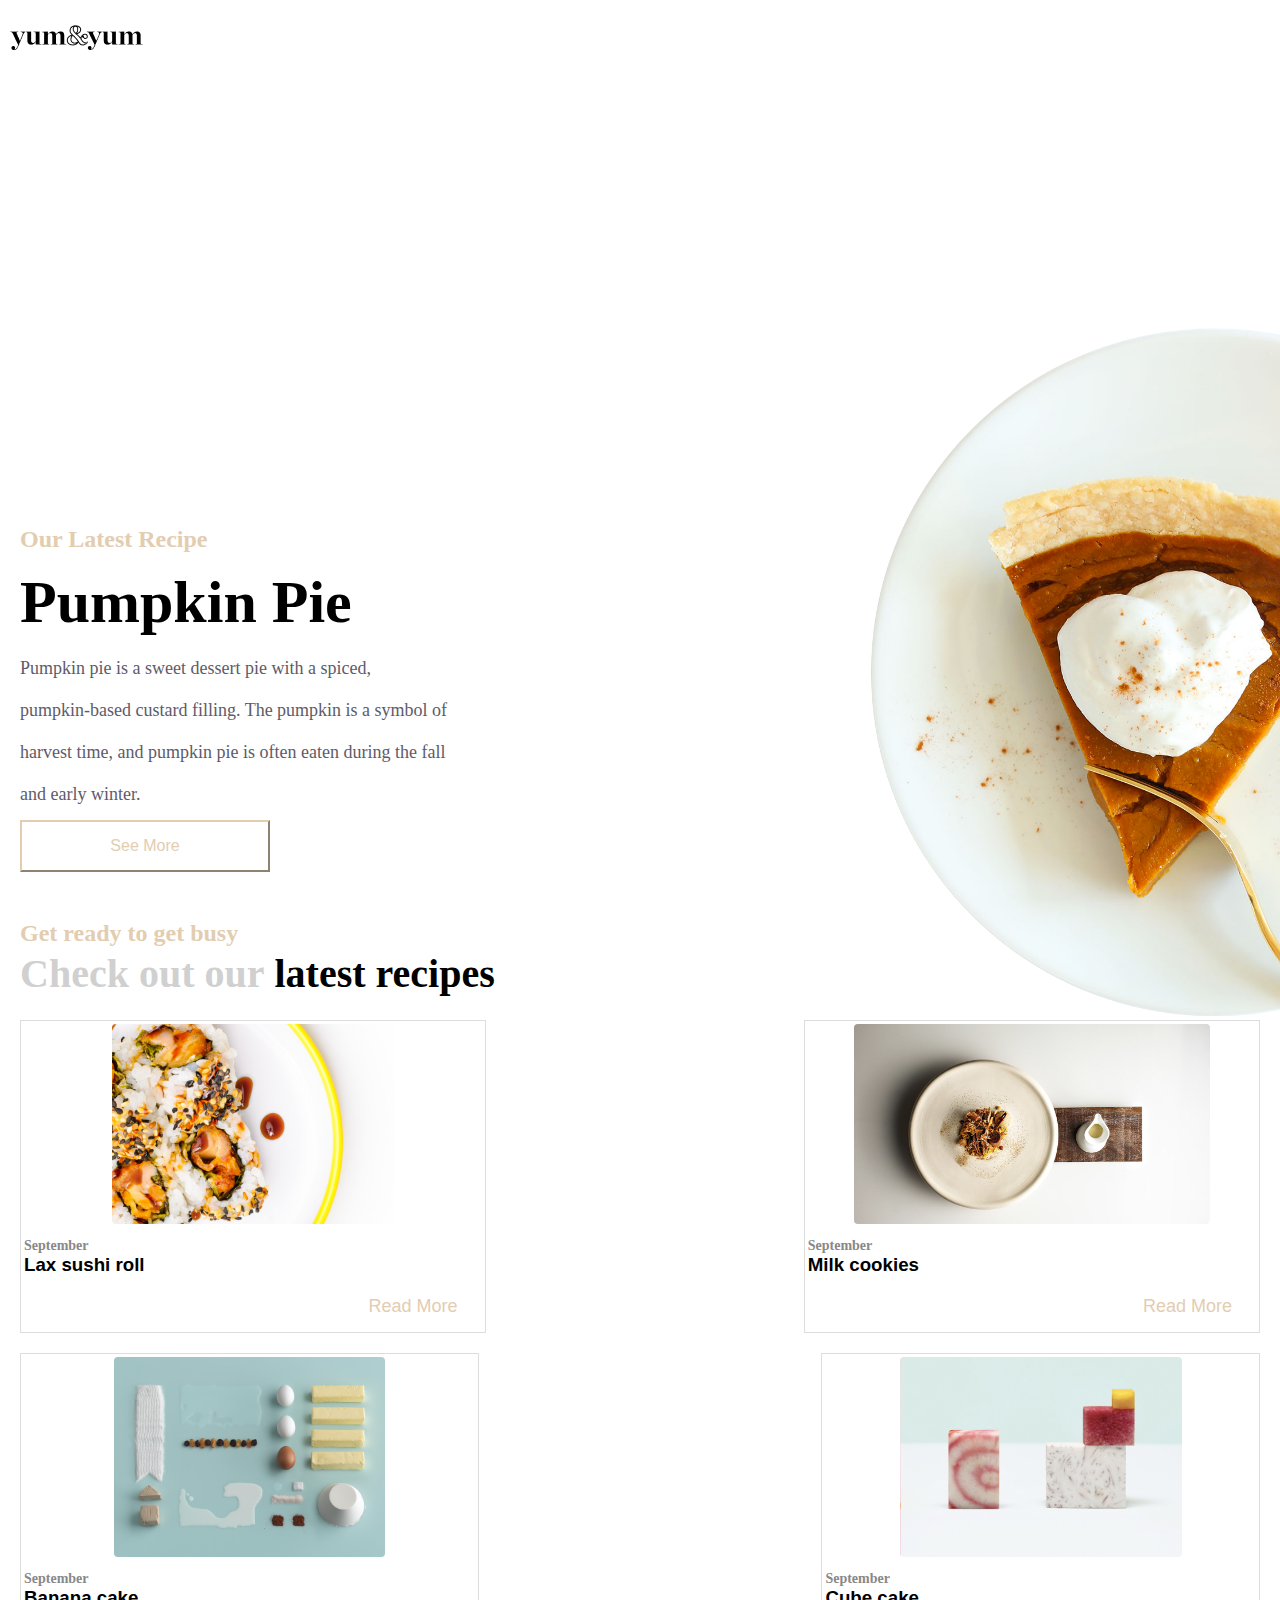
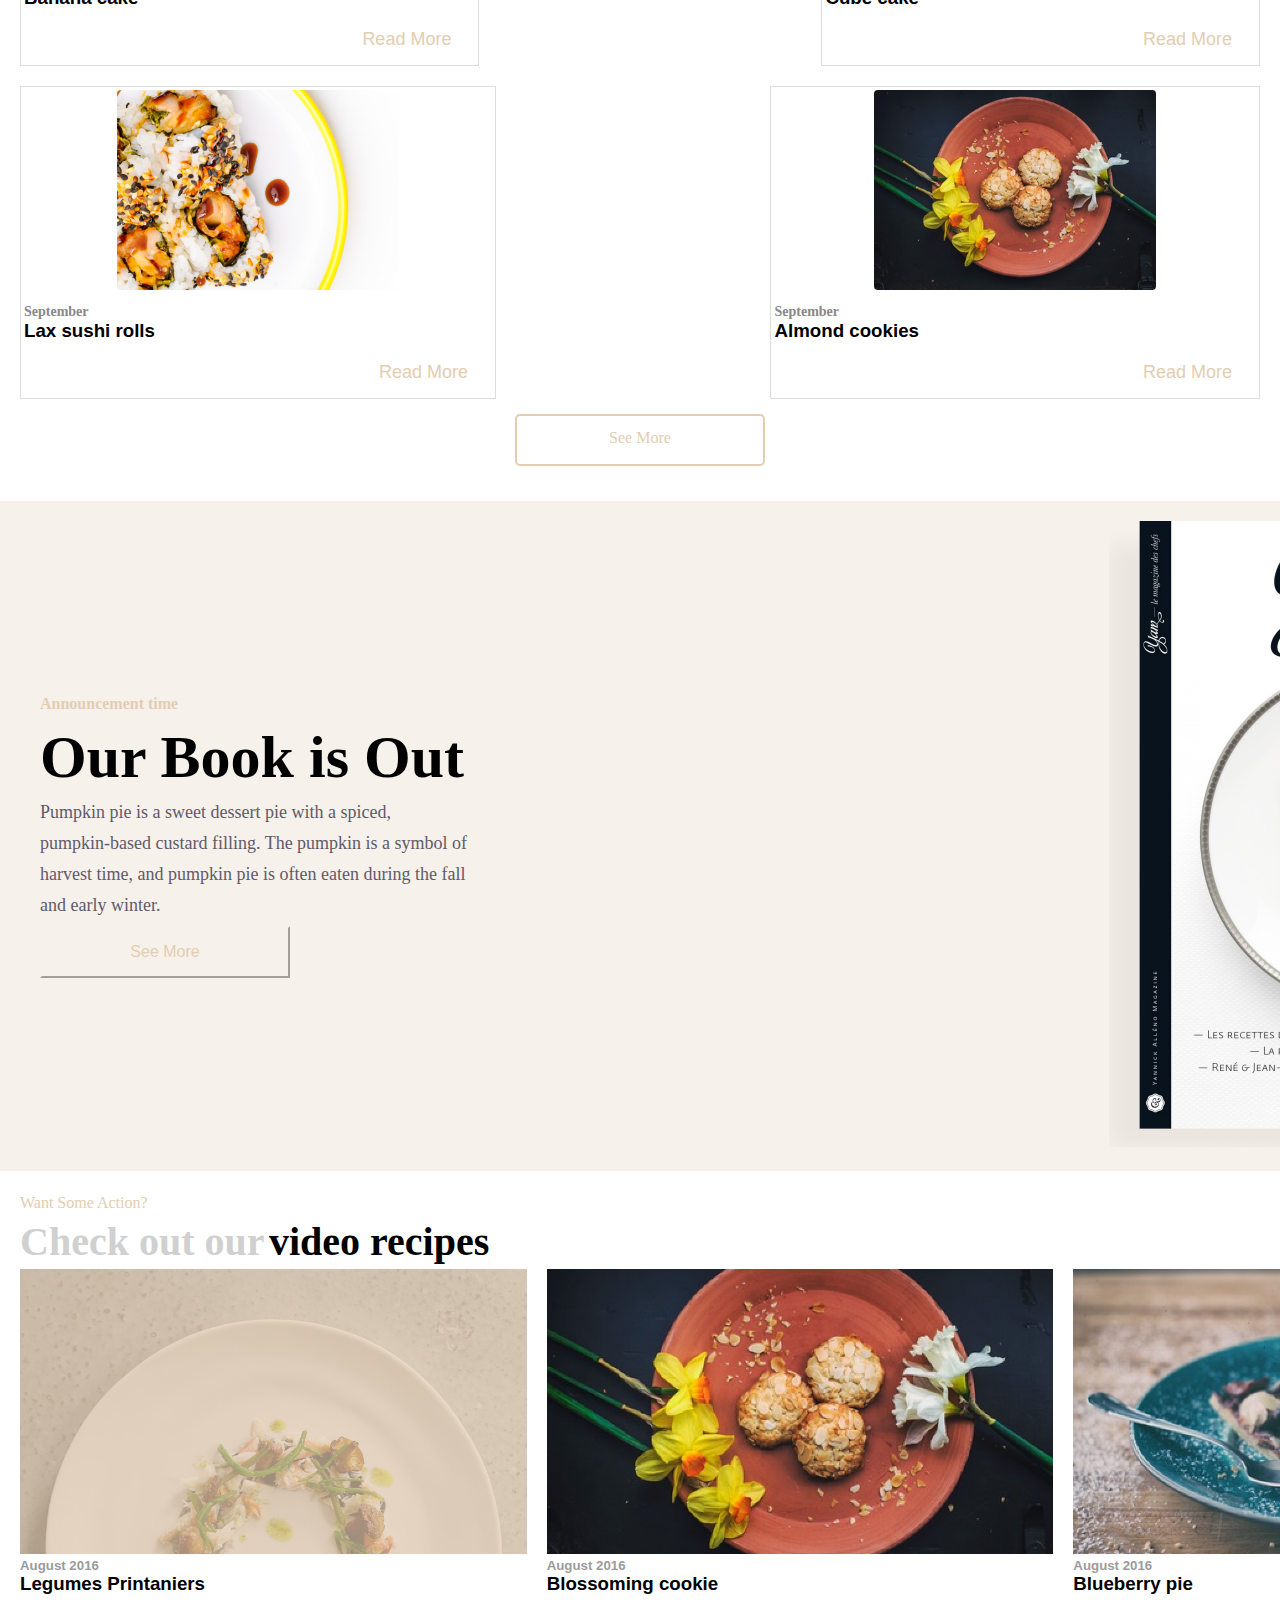
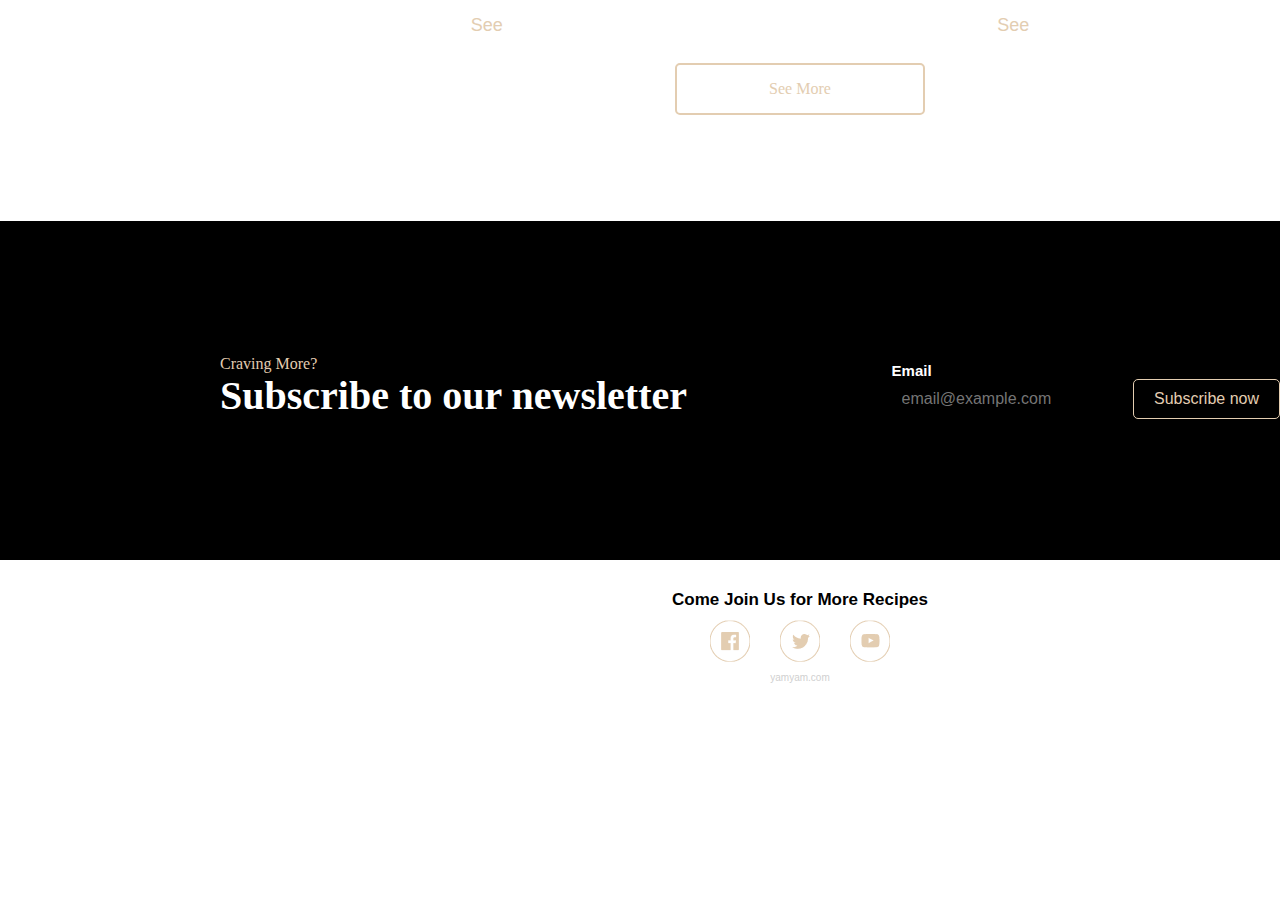
<file: index.html>
<!DOCTYPE html>
<html lang="en">
<head>
    <meta charset="UTF-8">
    <meta name="viewport" content="width=device-width, initial-scale=1.0">
    <link rel="stylesheet" href="styles.css">
    <title>Yum & Yum</title>
</head>
<body>
    <div class="Header-container">

<!-- 1st Part -->
<header class="header">
    <div class="logo">
        <img src="images/Header/Logotype.png" alt="YumYum Logo">
    </div>
    <nav class="navbar">
        <a href="LatestRecipes.html">Recipes</a>
        <a href="VideoRecipes.html">Videos</a>
        <a href="index.html">About Us</a>
    </nav>
</header>


<section class="latest-recipe">

   <div class ="Second">
    <h2>Our Latest Recipe</h2>
    <h3>Pumpkin Pie</h3>
    <p>Pumpkin pie is a sweet dessert pie with a spiced,</p>
    <p> pumpkin-based custard filling. The pumpkin is a symbol of</p>
    <p> harvest time, and pumpkin pie is often eaten during the fall</p>
    <p> and early winter.</p>
    <button>See More</button>
   </div>
    
   <img src="images/Header/cake.png" alt="Pumpkin Pie" class="recipe-image">
</section>


    </div>

    


   <!-- 2nd Part -->
<section class="get-busy">
    <h2>Get ready to get busy</h2>
    <p>
        <span class="color1">Check out our</span> 
        <span class="color2">latest recipes</span>
    </p>
    


    <div class="recipe-boxes">

        <!-- recipe-box -->

        <div class="recipe-box">

            <img src="images/latest Recipes/Bitmap.png" alt="Recipe 1">
            <h5>September</h5>
            <div class="Pair"> <h3>Lax sushi roll</h3>
            <button>Read More</button>
         </div>
        </div>

        <div class="recipe-box">
            <img src="images/latest Recipes/2.png" alt="Recipe 2">
            <h5>September</h5>
          <div class="Pair">  <h3>Milk cookies</h3>
            <button>Read More</button>
          </div>  
        </div>

        <div class="recipe-box">
            <img src="images/latest Recipes/3.png" alt="Recipe 3">
            <h5>September</h5>
           <div class="Pair"> 
            <h3>Banana cake</h3>
            <button>Read More</button>
           </div>
        </div>

      

        <div class="recipe-box">
            <img src="images/latest Recipes/Image.png" alt="Recipe 1">
            <h5>September</h5>
            <div class="Pair"> <h3>Cube cake</h3>
            <button>Read More</button> 
        </div>
        </div>

        <div class="recipe-box">
            <img src="images/latest Recipes/Bitmap.png" alt="Recipe 2">
            <h5>September</h5>
          <div class="Pair">  <h3>Lax sushi rolls</h3>
            <button>Read More</button>
          </div>  
        </div>

        <div class="recipe-box">
            <img src="images/latest Recipes/Image (1).png" alt="Recipe 3">
            <h5>September</h5>
           <div class="Pair"> 
            <h3>Almond cookies</h3>
            <button>Read More</button>
           </div>
        </div>
    </div>

    <div class="Part4">
        <a href="LatestRecipes.html" class="button">See More</a>
    </div>
</section>





   <!-- 3rd Part -->
<section class="announcement">
    <div class="announcement-content">
        <h2>Announcement time</h2>
        <h3>Our Book is Out</h3>
        <p>Pumpkin pie is a sweet dessert pie with a spiced, </p>
            <p> pumpkin-based custard filling. The pumpkin is a symbol of </p>
            <p>harvest time, and pumpkin pie is often eaten during the fall</p>
            <p>and early winter.</p>
        <button>See More</button>
    </div>
    <div class="announcement-image">
        <img src="images/Magazine/Magazine.png" alt="Announcement Image">
    </div>
</section>




    <!-- 4th Part -->
    <section class="video-recipes">
        <h2>Want Some Action?</h2>
        <p>
            <span class="color1">Check out our</span> 
            <span class="color2">video recipes</span>
        </p>
        
        <div class="video-boxes">
            
            <div class="video-box">
                <img src="images/Video Recipes/Image-Video.jpg" alt="Video 1">
                <h5>August 2016</h5>
                <div class="Pair">
                    <h3>Legumes Printaniers</h3>
                    <button>See</button>
                  </div> 
            </div>

            <div class="video-box">
                <img src="images/Video Recipes/Image-Video-2.png" alt="Video 1">
                <h5>August 2016</h5>
                <div class="Pair">
                    <h3>Blossoming cookie</h3>
                    <button>See</button>
                  </div> 
            </div>

            <div class="video-box">
                <img src="images/Video Recipes/Image-Video-3.png" alt="Video 1">
                <h5>August 2016</h5>
              <div class="Pair">
                <h3>Blueberry pie</h3>
                <button>See</button>
              </div> 
            </div>
    
        </div>
        

        <div class="Part4">
            <a href="VideoRecipe.html" class="button">See More</a>
        </div>

    </section>
   

    <!-- 5th Part -->
    <section class="newsletter">
        <div class="subscribe">
            <h2>Craving More?</h2>
            <p>Subscribe to our newsletter</p>
        </div>
        <div class="email">
            <h2>Email</h2>
            <input type="email" placeholder="email@example.com">
            <button>Subscribe now</button>
        </div>
    </section>


    <!-- 6th Part -->
    <footer class="footer">
        <h2>Come Join Us for More Recipes</h2>
        <div class="logos">
            <img src="images/Footer/Facebook-Icon.png" alt="Logo 1">
            <img src="images/Footer/Twitter-Icon.png" alt="Logo 2">
            <img src="images/Footer/YouTube-Icon.png" alt="Logo 3">
        </div>
        <p>yamyam.com</p>
    </footer>

</body>
</html>
</file>
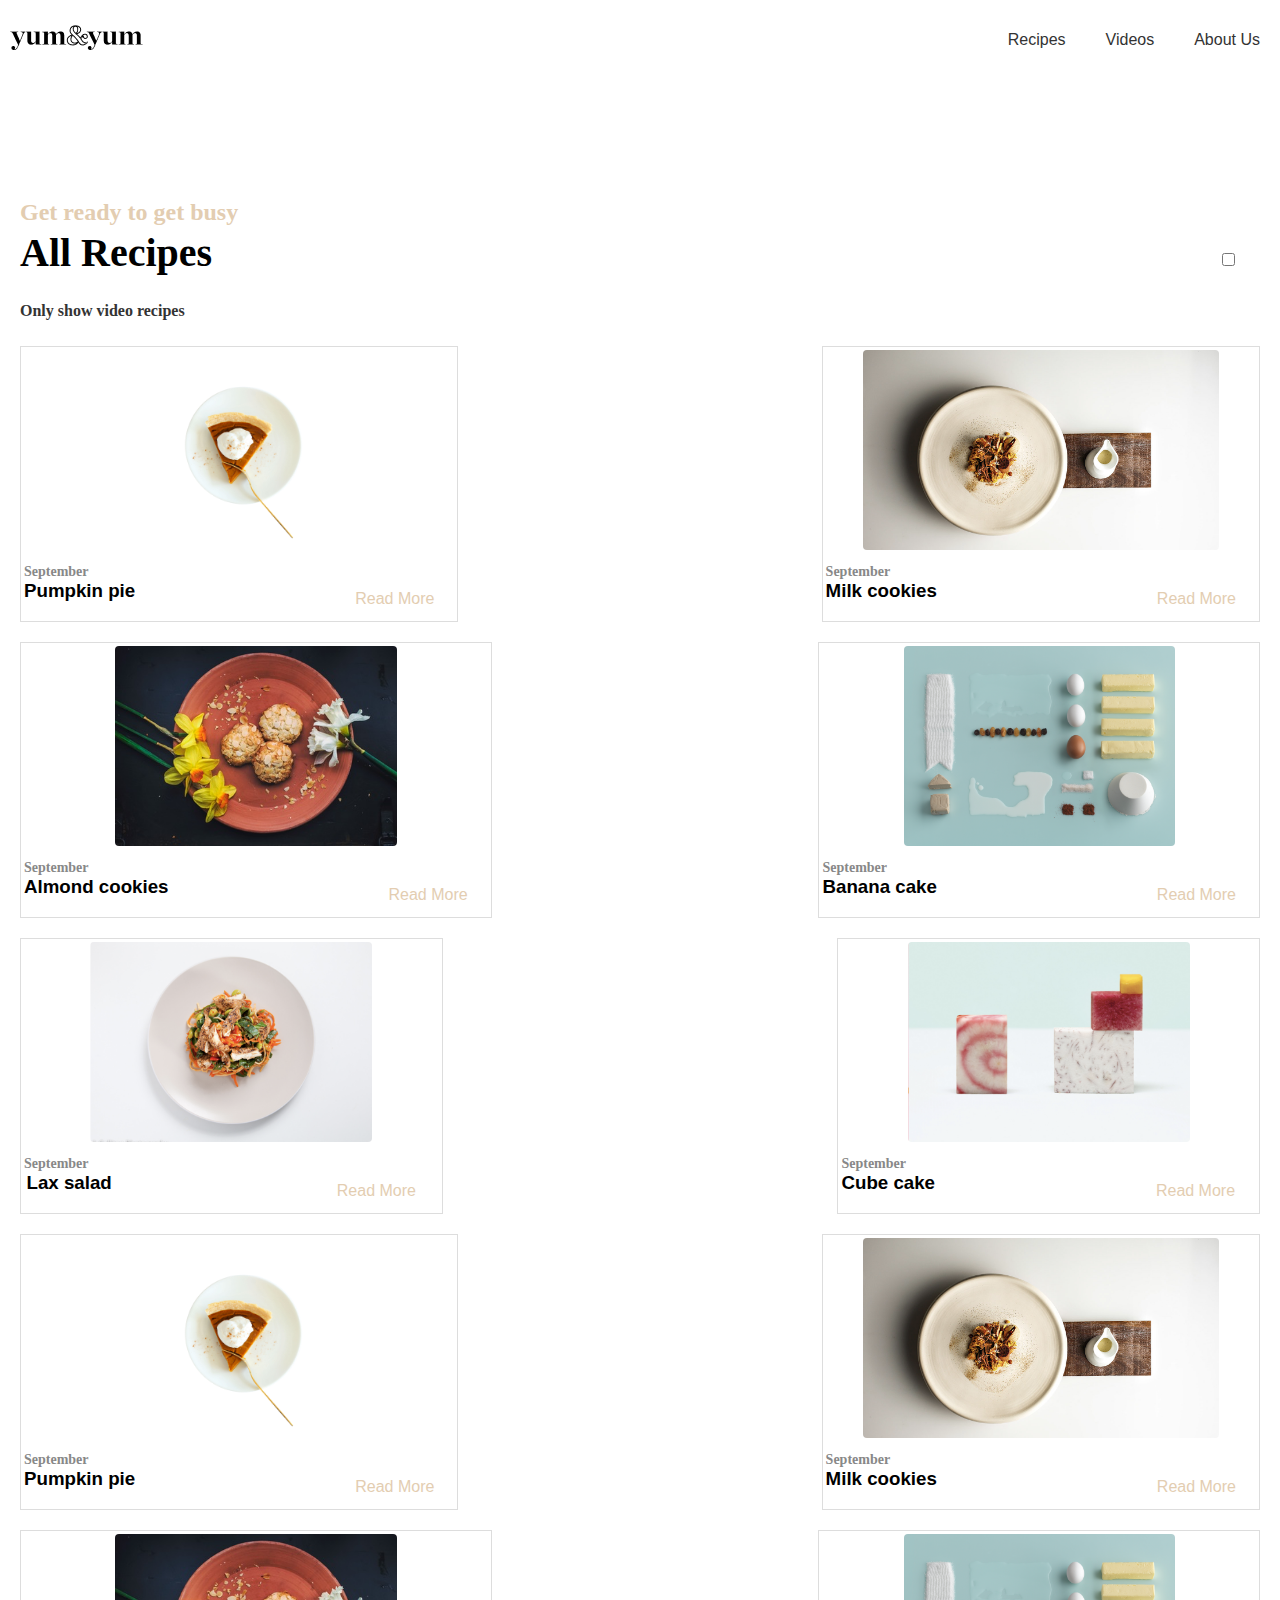
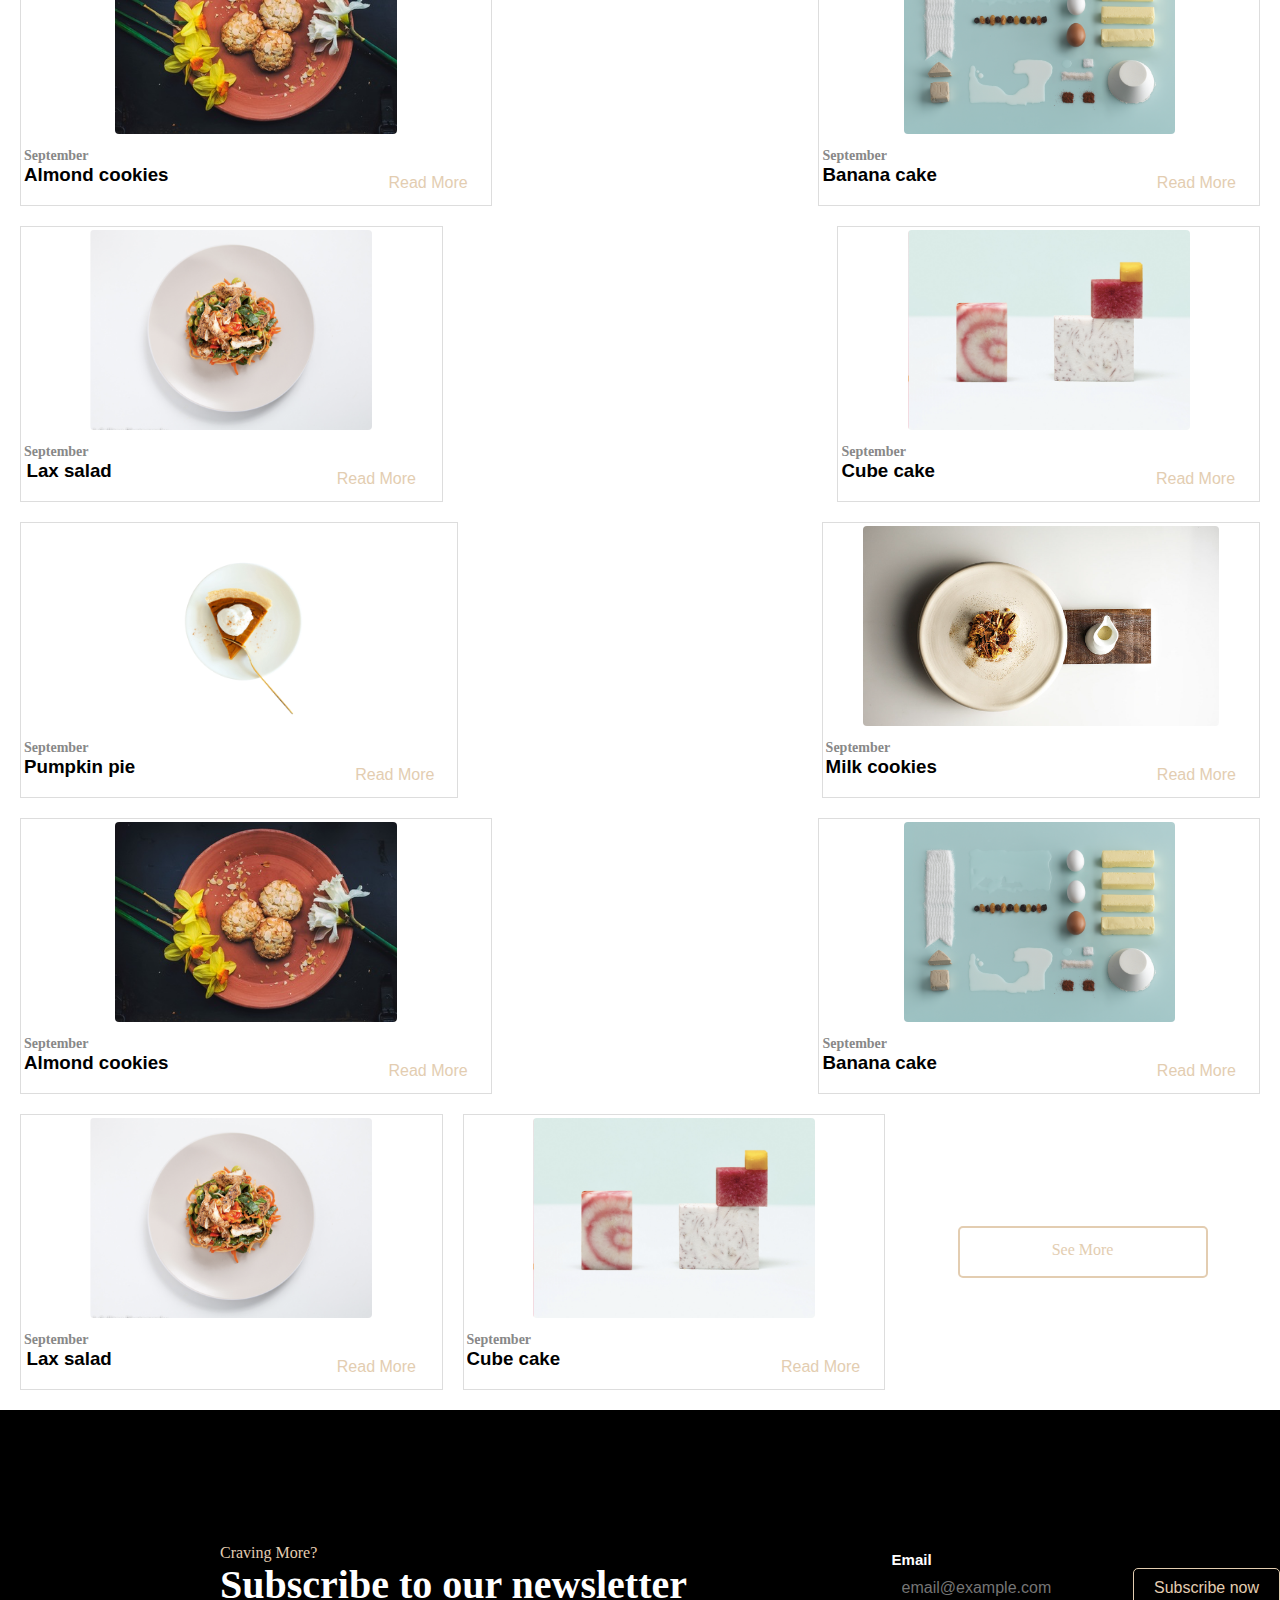
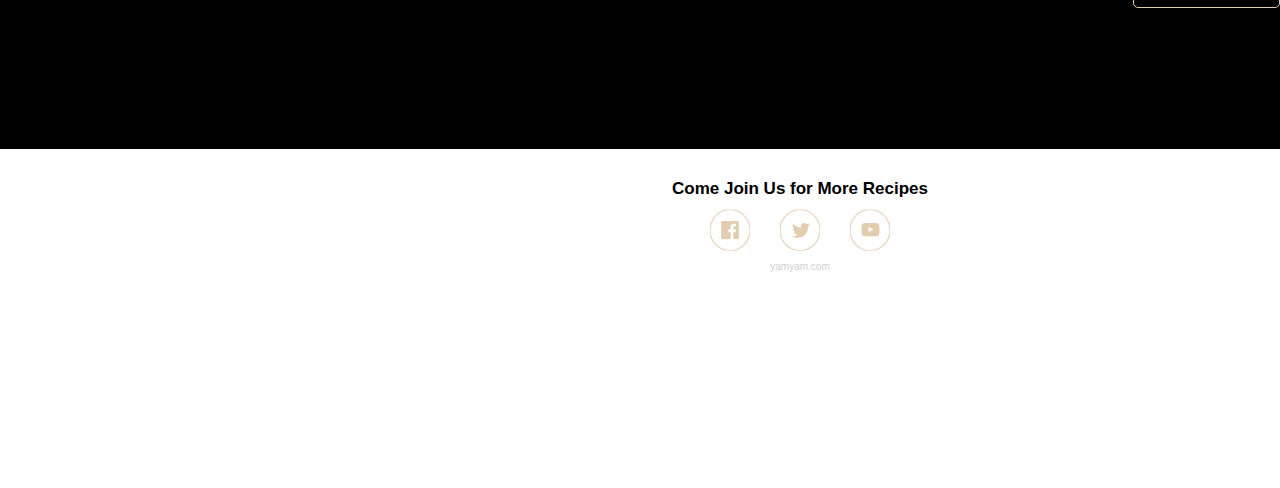
<file: LatestRecipes.html>
<!DOCTYPE html>
<html lang="en">
<head>
    <meta charset="UTF-8">
    <meta name="viewport" content="width=device-width, initial-scale=1.0">
    <link rel="stylesheet" href="styles.css">
    <title>Yum & Yum</title>
</head>
<body>

    <!-- 1st Part -->
    <header class="header">
        <div class="logo">
            <img src="images/Header/Logotype.png" alt="YumYum Logo">
        </div>
        <nav class="navbar">
            <a href="LatestRecipes.html">Recipes</a>
            <a href="VideoRecipes.html">Videos</a>
            <a href="index.html">About Us</a>
        </nav>
    </header>



    <section class="get-busy">
        <h2>Get ready to get busy</h2>

        
            <p>
           
                <span class="color2">All Recipes</span>
              
                <label class="checkbox-label">
                    <input type="checkbox" id="video-recipes" />
                    Only show video recipes
                </label>
            </p>    
        
       
        
        <div class="recipe-boxes">
            
            <div class="recipe-box">
                <img src="images/Header/cake.png" alt="Recipe 1">
                <h5>September</h5>
                <div class="Pair"> 
                    <h3>Pumpkin pie</h3>
                    
                        <a href="Recipes.html" class="button-read-more">Read More</a>
                    
                   </div>
            </div>
    
            <div class="recipe-box">
                <img src="images/latest Recipes/2.png" alt="Recipe 2">
                <h5>September</h5>
              <div class="Pair">  <h3>Milk cookies</h3>
               
                    <a href="Recipes.html" class="button-read-more">Read More</a>
        
              </div>  
            </div>
    
            <div class="recipe-box">
                <img src="images/latest Recipes/Image (1).png" alt="Recipe 3">
                <h5>September</h5>
               <div class="Pair"> 
                <h3>Almond cookies</h3>
                
                    <a href="Recipes.html" class="button-read-more">Read More</a>
                
               </div>
            </div>
    
            <div class="recipe-box">
                <img src="images/latest Recipes/3.png" alt="Recipe 4">
                <h5>September</h5>
               <div class="Pair">  <h3>Banana cake</h3>
               
                    <a href="Recipes.html" class="button-read-more">Read More</a>
               
             </div>
            </div>
    
            <div class="recipe-box">
                <img src="images/latest Recipes/Image (2).png" alt="Recipe 5">
                <h5>September</h5>
                <div class="Pair"><h3>Lax salad</h3>
                    
                        <a href="Recipes.html" class="button-read-more">Read More</a>
                    
                 </div>
            </div>
    
            <div class="recipe-box">
                <img src="images/latest Recipes/Image.png" alt="Recipe 6">
                <h5>September</h5>
               <div class="Pair"><h3>Cube cake</h3>
                
                    <a href="Recipes.html" class="button-read-more">Read More</a>
                </div>
            </div>

            <!--Another-->

            <div class="recipe-box">
                <img src="images/Header/cake.png" alt="Recipe 1">
                <h5>September</h5>
                <div class="Pair"> <h3>Pumpkin pie</h3>
                  
                        <a href="Recipes.html" class="button-read-more">Read More</a>
                    </div>
            </div>
    
            <div class="recipe-box">
                <img src="images/latest Recipes/2.png" alt="Recipe 2">
                <h5>September</h5>
              <div class="Pair">  <h3>Milk cookies</h3>
                
                    <a href="Recipes.html" class="button-read-more">Read More</a>
              
              </div>  
            </div>
    
            <div class="recipe-box">
                <img src="images/latest Recipes/Image (1).png" alt="Recipe 3">
                <h5>September</h5>
               <div class="Pair"> 
                <h3>Almond cookies</h3>
              
                    <a href="Recipes.html" class="button-read-more">Read More</a>
                
               </div>
            </div>
    
            <div class="recipe-box">
                <img src="images/latest Recipes/3.png" alt="Recipe 4">
                <h5>September</h5>
               <div class="Pair">  <h3>Banana cake</h3>
                
                    <a href="Recipes.html" class="button-read-more">Read More</a>
                
             </div>
            </div>
    
            <div class="recipe-box">
                <img src="images/latest Recipes/Image (2).png" alt="Recipe 5">
                <h5>September</h5>
                <div class="Pair"><h3>Lax salad</h3>
                    
                        <a href="Recipes.html" class="button-read-more">Read More</a>
                   
                 </div>
            </div>
    
            <div class="recipe-box">
                <img src="images/latest Recipes/Image.png" alt="Recipe 6">
                <h5>September</h5>
               <div class="Pair"><h3>Cube cake</h3>
                
                    <a href="Recipes.html" class="button-read-more">Read More</a>
                </div>
            </div>

            <!--Another-->

            <div class="recipe-box">
                <img src="images/Header/cake.png" alt="Recipe 1">
                <h5>September</h5>
                <div class="Pair"> <h3>Pumpkin pie</h3>
                  
                        <a href="Recipes.html" class="button-read-more">Read More</a>
                    </div>
            </div>
    
            <div class="recipe-box">
                <img src="images/latest Recipes/2.png" alt="Recipe 2">
                <h5>September</h5>
              <div class="Pair">  <h3>Milk cookies</h3>
                
                    <a href="Recipes.html" class="button-read-more">Read More</a>
              
              </div>  
            </div>
    
            <div class="recipe-box">
                <img src="images/latest Recipes/Image (1).png" alt="Recipe 3">
                <h5>September</h5>
               <div class="Pair"> 
                <h3>Almond cookies</h3>
              
                    <a href="Recipes.html" class="button-read-more">Read More</a>
                
               </div>
            </div>
    
            <div class="recipe-box">
                <img src="images/latest Recipes/3.png" alt="Recipe 4">
                <h5>September</h5>
               <div class="Pair">  <h3>Banana cake</h3>
                
                    <a href="Recipes.html" class="button-read-more">Read More</a>
                
             </div>
            </div>
    
            <div class="recipe-box">
                <img src="images/latest Recipes/Image (2).png" alt="Recipe 5">
                <h5>September</h5>
                <div class="Pair"><h3>Lax salad</h3>
                    
                        <a href="Recipes.html" class="button-read-more">Read More</a>
                   
                 </div>
            </div>
    
            <div class="recipe-box">
                <img src="images/latest Recipes/Image.png" alt="Recipe 6">
                <h5>September</h5>
               <div class="Pair"><h3>Cube cake</h3>
                
                    <a href="Recipes.html" class="button-read-more">Read More</a>
                </div>

                 </div>
                <div class="Part4">
                    <a href="LatestRecipe.html" class="button">See More</a>
                </div>
    
    </section>
    
    

     <!-- 5th Part -->
     <section class="newsletter">
        <div class="subscribe">
            <h2>Craving More?</h2>
            <p>Subscribe to our newsletter</p>
        </div>
        <div class="email">
            <h2>Email</h2>
            <input type="email" placeholder="email@example.com">
            <button>Subscribe now</button>
        </div>
    </section>


    <!-- 6th Part -->
    <footer class="footer">
        <h2>Come Join Us for More Recipes</h2>
        <div class="logos">
            <img src="images/Footer/Facebook-Icon.png" alt="Logo 1">
            <img src="images/Footer/Twitter-Icon.png" alt="Logo 2">
            <img src="images/Footer/YouTube-Icon.png" alt="Logo 3">
        </div>
        <p>yamyam.com</p>
    </footer>
    

</body>
</html>
</file>
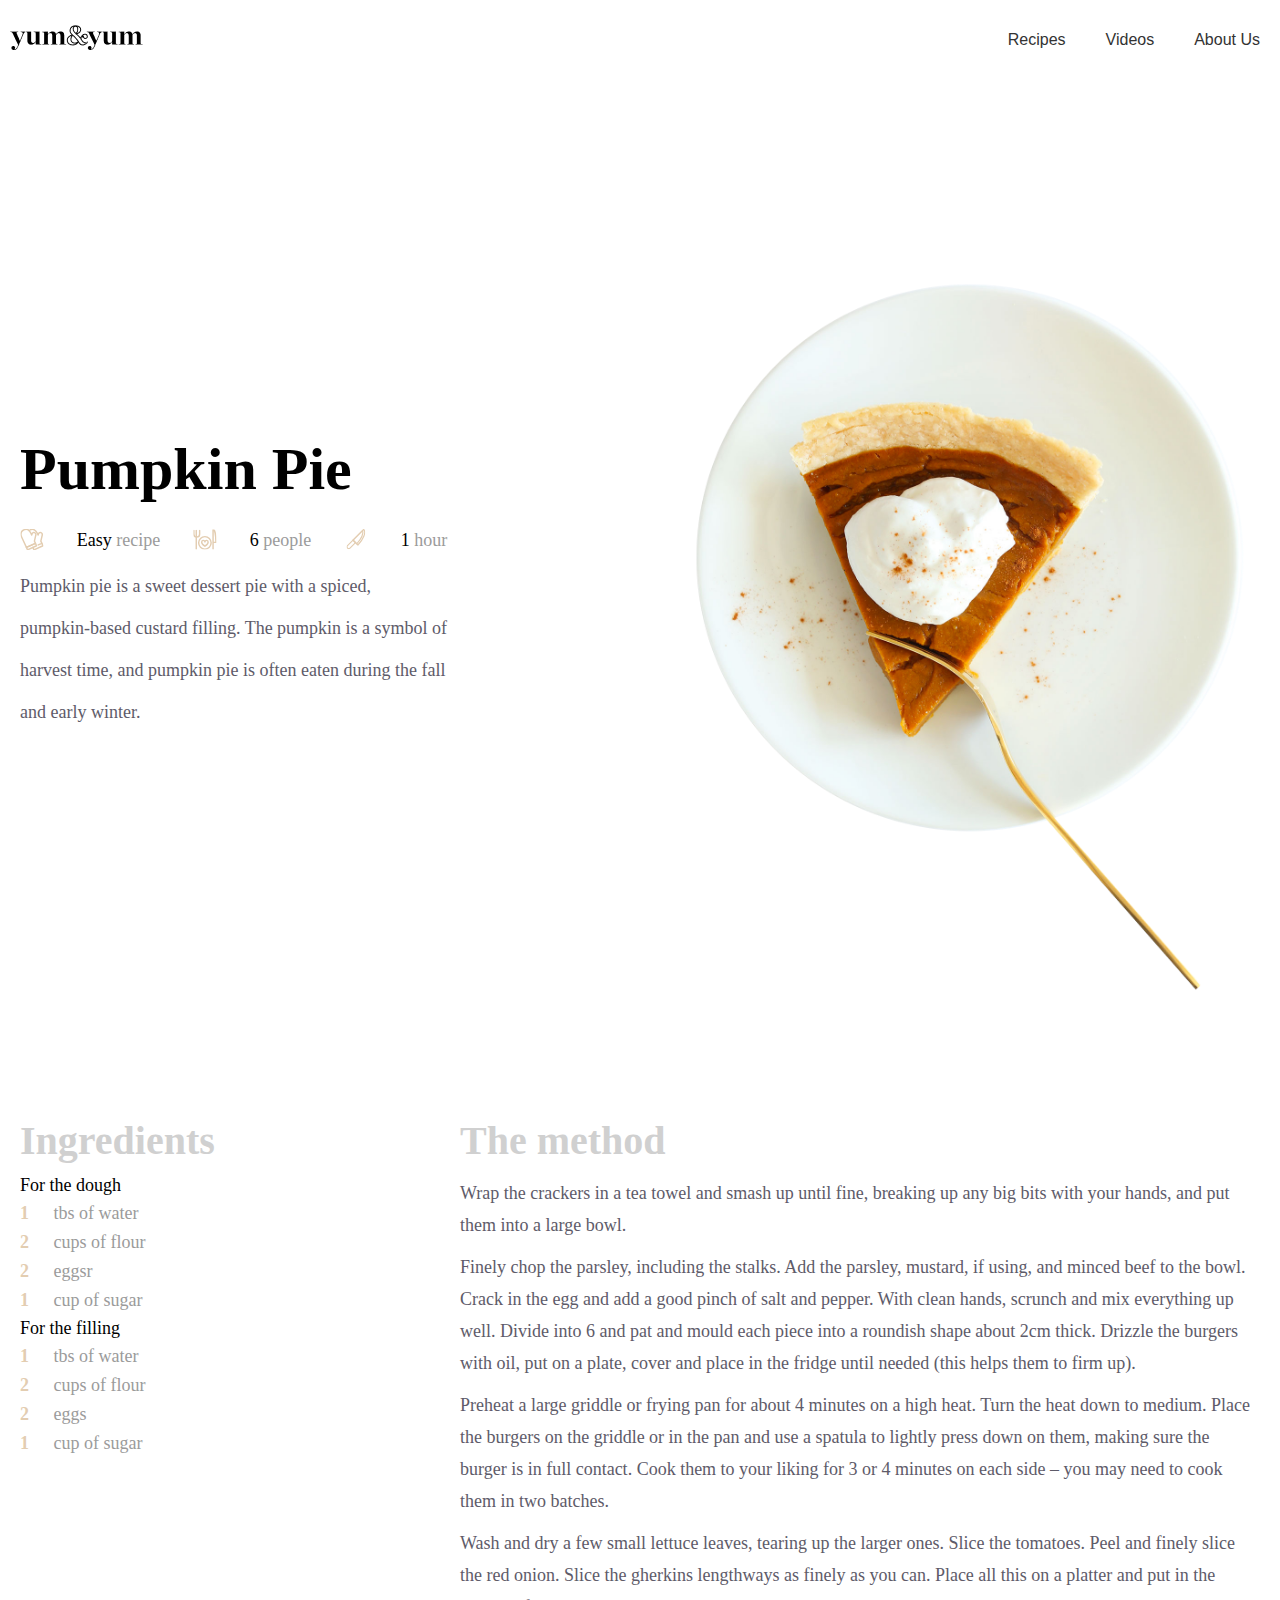
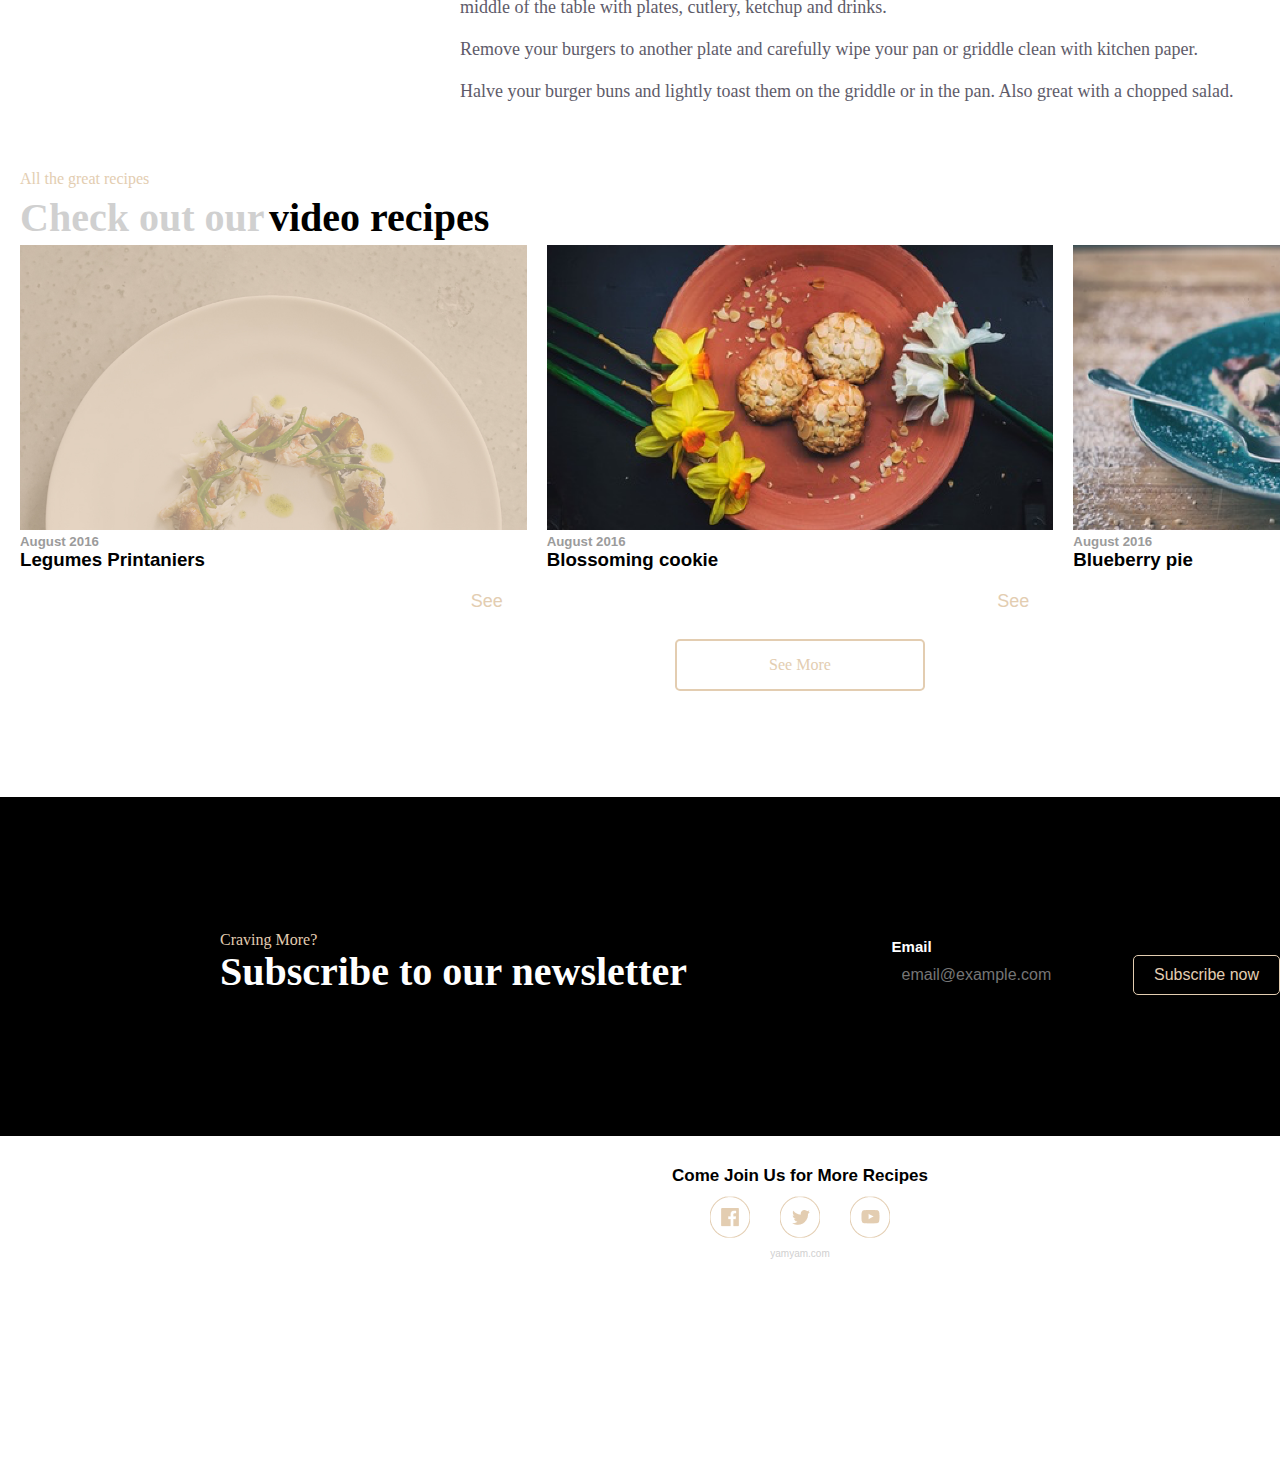
<file: Recipes.html>
<!DOCTYPE html>
<html lang="en">
<head>
    <meta charset="UTF-8">
    <meta name="viewport" content="width=device-width, initial-scale=1.0">
    <link rel="stylesheet" href="styles.css">
    <title>Yum & Yum</title>
</head>
<body>

    <!-- 1st Part -->
    <header class="header">
        <div class="logo">
            <img src="images/Header/Logotype.png" alt="YumYum Logo">
        </div>
        <nav class="navbar">
            <a href="LatestRecipes.html">Recipes</a>
            <a href="VideoRecipes.html">Videos</a>
            <a href="index.html">About Us</a>
        </nav>
    </header>


    <section class="latest-recipe">
        <div class ="Second">
         
         <h3>Pumpkin Pie</h3>

       <div class="RecipeLogo">
        <img src="images/Recipes/Level-Icon.svg"> 
        <p>
            <span class="color1">Easy</span> 
            <span class="color2">recipe</span>
        </p>
        <img src="images/Recipes/Servings-Icon.svg"> 
        <p>
            <span class="color1">6</span> 
            <span class="color2">people</span>
        </p>
        <img src="images/Recipes/Preparation-Icon.svg"> 
        <p>
            <span class="color1">1</span> 
            <span class="color2">hour</span>
        </p>
       </div>

         <p>Pumpkin pie is a sweet dessert pie with a spiced,</p>
         <p> pumpkin-based custard filling. The pumpkin is a symbol of</p>
         <p> harvest time, and pumpkin pie is often eaten during the fall</p>
         <p> and early winter.</p>
        
        </div>
         
         <img src="images/Header/cake.png" alt="Pumpkin Pie" class="recipe-image">
     </section>



<!--Ingredients and Method-->
<div class="recipe-container">
    <div class="ingredients-section">
        <h2>Ingredients</h2>
        <h4>For the dough</h4>
        <div clas="RecipeParagraph">
            <p>
                <span class="color5">1</span> 
                <span class="color6">tbs of water</span>
            </p>
        </div>
        <div clas="RecipeParagraph">
            <p>
                <span class="color5">2</span> 
                <span class="color6">cups of flour</span>
            </p>
        </div>
        <div clas="RecipeParagraph">
            <p>
                <span class="color5">2</span> 
                <span class="color6">eggsr</span>
            </p>
        </div>
        <div clas="RecipeParagraph">
            <p>
                <span class="color5">1</span> 
                <span class="color6">cup of sugar</span>
            </p>
        </div>

        
        
        <h4>For the filling</h4>
        <div clas="RecipeParagraph">
            <p>
                <span class="color5">1</span> 
                <span class="color6">tbs of water</span>
            </p>
        </div>
        <div clas="RecipeParagraph">
            <p>
                <span class="color5">2</span> 
                <span class="color6">cups of flour</span>
            </p>
        </div>
        <div clas="RecipeParagraph">
            <p>
                <span class="color5">2</span> 
                <span class="color6">eggs</span>
            </p>
        </div>
        <div clas="RecipeParagraph">
            <p>
                <span class="color5">1</span> 
                <span class="color6">cup of sugar</span>
            </p>
        </div>

    </div>


    <div class="method-section">
        <h3>The method</h3>
    <p>Wrap the crackers in a tea towel and smash up until fine, breaking up any big bits with your hands, and put them into a large bowl. </p>

<p>Finely chop the parsley, including the stalks. Add the parsley, mustard, if using, and minced beef to the bowl. Crack in the egg and add a good pinch of salt and pepper.
With clean hands, scrunch and mix everything up well. Divide into 6 and pat and mould each piece into a roundish shape about 2cm thick. Drizzle the burgers with oil, put on a plate, cover and place in the fridge until needed (this helps them to firm up).</p>

<p>Preheat a large griddle or frying pan for about 4 minutes on a high heat. Turn the heat down to medium.
Place the burgers on the griddle or in the pan and use a spatula to lightly press down on them, making sure the burger is in full contact. 
Cook them to your liking for 3 or 4 minutes on each side – you may need to cook them in two batches.</p>

<p>Wash and dry a few small lettuce leaves, tearing up the larger ones. Slice the tomatoes. Peel and finely slice the red onion. Slice the gherkins lengthways as finely as you can. Place all this on a platter and put in the middle of the table with plates, cutlery, ketchup and drinks.</p>
<p>Remove your burgers to another plate and carefully wipe your pan or griddle clean with kitchen paper.</p>
<p>Halve your burger buns and lightly toast them on the griddle or in the pan. Also great with a chopped salad.
        </p>
    </div>
</div>






        <!-- video box -->
         <!-- 4th Part -->
    <section class="video-recipes">
        <h2>All the great recipes</h2>
        <p>
            <span class="color1">Check out our</span> 
            <span class="color2">video recipes</span>
        </p>
        
        <div class="video-boxes">
            
            <div class="video-box">
                <img src="images/Video Recipes/Image-Video.jpg" alt="Video 1">
                <h5>August 2016</h5>
                <div class="Pair">
                    <h3>Legumes Printaniers</h3>
                    <button>See</button>
                  </div> 
            </div>

            <div class="video-box">
                <img src="images/Video Recipes/Image-Video-2.png" alt="Video 1">
                <h5>August 2016</h5>
                <div class="Pair">
                    <h3>Blossoming cookie</h3>
                    <button>See</button>
                  </div> 
            </div>

            <div class="video-box">
                <img src="images/Video Recipes/Image-Video-3.png" alt="Video 1">
                <h5>August 2016</h5>
              <div class="Pair">
                <h3>Blueberry pie</h3>
                <button>See</button>
              </div> 
            </div>
    
        </div>
        

        <div class="Part4">
            <a href="VideoRecipe.html" class="button">See More</a>
        </div>

    </section>

















      <!-- 5th Part -->
    <section class="newsletter">
        <div class="subscribe">
            <h2>Craving More?</h2>
            <p>Subscribe to our newsletter</p>
        </div>
        <div class="email">
            <h2>Email</h2>
            <input type="email" placeholder="email@example.com">
            <button>Subscribe now</button>
        </div>
    </section>


    <!-- 6th Part -->
    <footer class="footer">
        <h2>Come Join Us for More Recipes</h2>
        <div class="logos">
            <img src="images/Footer/Facebook-Icon.png" alt="Logo 1">
            <img src="images/Footer/Twitter-Icon.png" alt="Logo 2">
            <img src="images/Footer/YouTube-Icon.png" alt="Logo 3">
        </div>
        <p>yamyam.com</p>
    </footer>

</body>
</html>
</file>
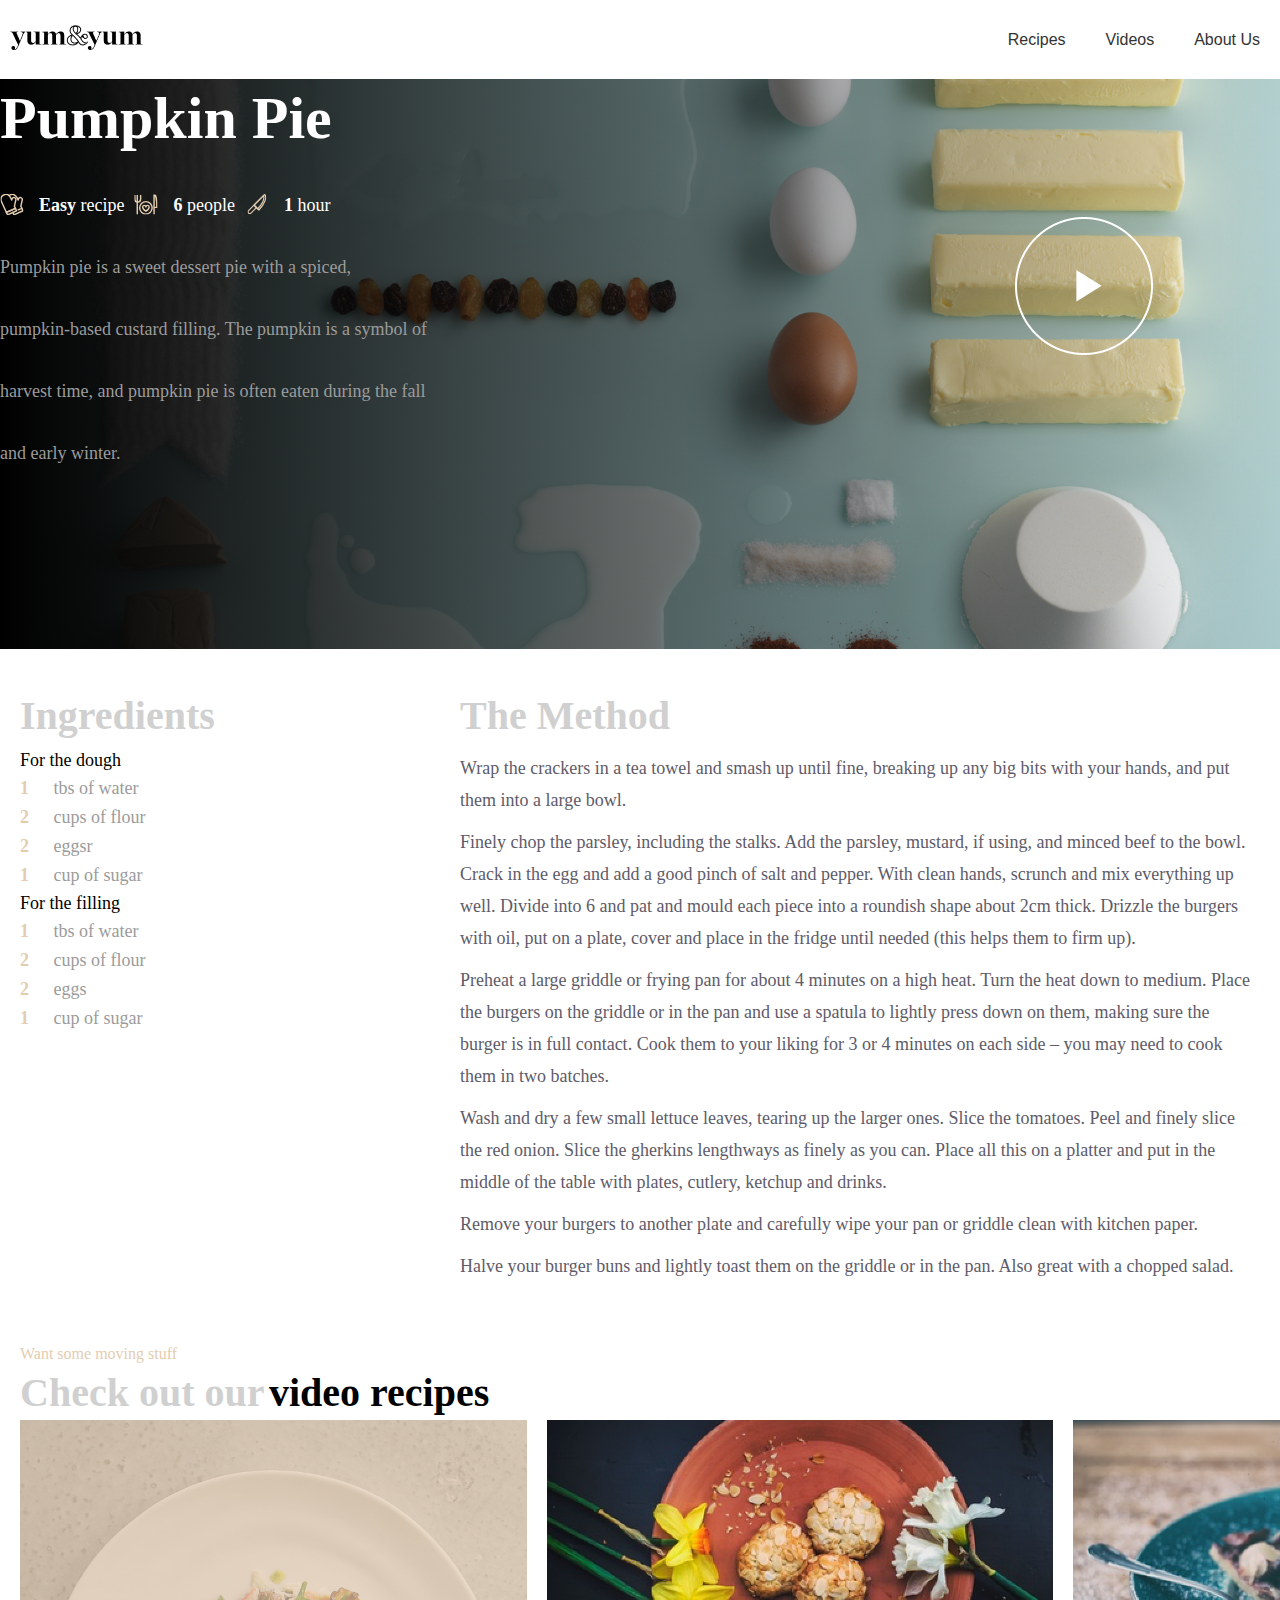
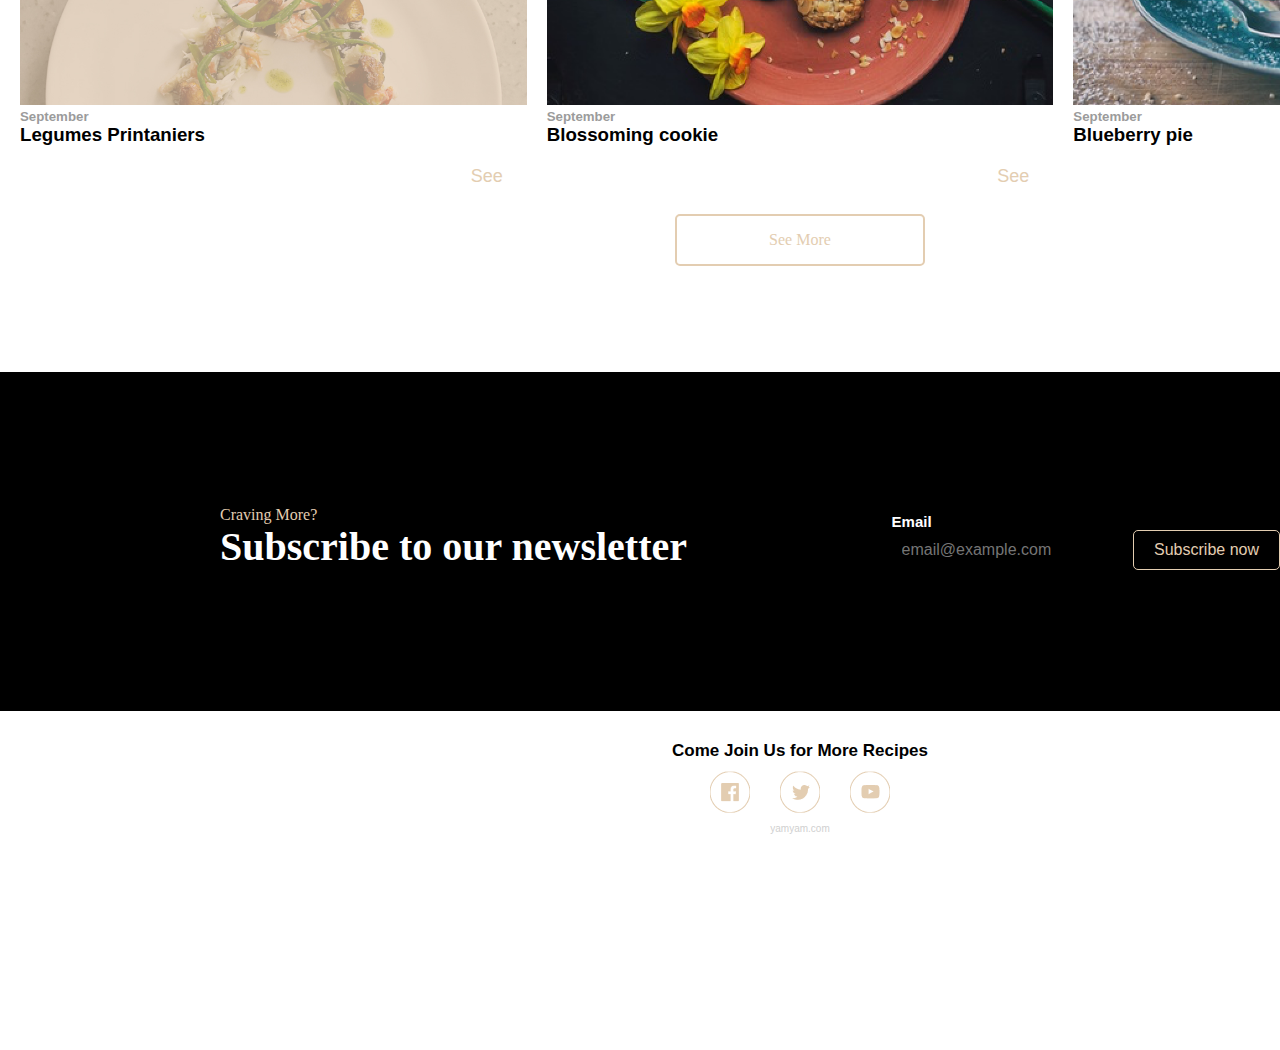
<file: VideoRecipes.html>
<!DOCTYPE html>
<html lang="en">
<head>
    <meta charset="UTF-8">
    <meta name="viewport" content="width=device-width, initial-scale=1.0">
    <link rel="stylesheet" href="styles.css">
    <title>Yum & Yum</title>
</head>
<body>

    <!-- 1st Part -->
    <header class="header">
        <div class="logo">
            <img src="images/Header/Logotype.png" alt="YumYum Logo">
        </div>
        <nav class="navbar">
            <a href="LatestRecipes.html">Recipes</a>
            <a href="VideoRecipes.html">Videos</a>
            <a href="index.html">About Us</a>
        </nav>
    </header>
    
<!--Overlay-->



   
            <div class="video-image">
                <div class="image-overlay">
                 
                    
                        <div class ="Second">
                         
                         <h3>Pumpkin Pie</h3>
                
                       <div class="RecipeLogo">
                        <img src="images/Recipes/Level-Icon.svg"> 
                        <p>
                            <span class="color1">Easy</span> 
                            <span class="color2">recipe</span>
                        </p>
                        <img src="images/Recipes/Servings-Icon.svg"> 
                        <p>
                            <span class="color1">6</span> 
                            <span class="color2">people</span>
                        </p>
                        <img src="images/Recipes/Preparation-Icon.svg"> 
                        <p>
                            <span class="color1">1</span> 
                            <span class="color2">hour</span>
                        </p>
                       </div>
                
                         <p>Pumpkin pie is a sweet dessert pie with a spiced,</p>
                         <p> pumpkin-based custard filling. The pumpkin is a symbol of</p>
                         <p> harvest time, and pumpkin pie is often eaten during the fall</p>
                         <p> and early winter.</p>
                        
                        </div>
                         
                         
     <!-- Play icon -->
     <div class="play-icon">
        <img src="images/Play button overlay.png" alt="Play Icon">
    </div>




                </div>
            </div>
            
             
             
        
   

<!--Ingredients and Method-->
<div class="recipe-container">
    <div class="ingredients-section">
        <h2>Ingredients</h2>
        <h4>For the dough</h4>
        <div clas="RecipeParagraph">
            <p>
                <span class="color5">1</span> 
                <span class="color6">tbs of water</span>
            </p>
        </div>
        <div clas="RecipeParagraph">
            <p>
                <span class="color5">2</span> 
                <span class="color6">cups of flour</span>
            </p>
        </div>
        <div clas="RecipeParagraph">
            <p>
                <span class="color5">2</span> 
                <span class="color6">eggsr</span>
            </p>
        </div>
        <div clas="RecipeParagraph">
            <p>
                <span class="color5">1</span> 
                <span class="color6">cup of sugar</span>
            </p>
        </div>

        
        
        <h4>For the filling</h4>
        <div clas="RecipeParagraph">
            <p>
                <span class="color5">1</span> 
                <span class="color6">tbs of water</span>
            </p>
        </div>
        <div clas="RecipeParagraph">
            <p>
                <span class="color5">2</span> 
                <span class="color6">cups of flour</span>
            </p>
        </div>
        <div clas="RecipeParagraph">
            <p>
                <span class="color5">2</span> 
                <span class="color6">eggs</span>
            </p>
        </div>
        <div clas="RecipeParagraph">
            <p>
                <span class="color5">1</span> 
                <span class="color6">cup of sugar</span>
            </p>
        </div>

    </div>


    <div class="method-section">
        <h3>The Method</h3>
    <p>Wrap the crackers in a tea towel and smash up until fine, breaking up any big bits with your hands, and put them into a large bowl. </p>

<p>Finely chop the parsley, including the stalks. Add the parsley, mustard, if using, and minced beef to the bowl. Crack in the egg and add a good pinch of salt and pepper.
With clean hands, scrunch and mix everything up well. Divide into 6 and pat and mould each piece into a roundish shape about 2cm thick. Drizzle the burgers with oil, put on a plate, cover and place in the fridge until needed (this helps them to firm up).</p>

<p>Preheat a large griddle or frying pan for about 4 minutes on a high heat. Turn the heat down to medium.
Place the burgers on the griddle or in the pan and use a spatula to lightly press down on them, making sure the burger is in full contact. 
Cook them to your liking for 3 or 4 minutes on each side – you may need to cook them in two batches.</p>

<p>Wash and dry a few small lettuce leaves, tearing up the larger ones. Slice the tomatoes. Peel and finely slice the red onion. Slice the gherkins lengthways as finely as you can. Place all this on a platter and put in the middle of the table with plates, cutlery, ketchup and drinks.</p>
<p>Remove your burgers to another plate and carefully wipe your pan or griddle clean with kitchen paper.</p>
<p>Halve your burger buns and lightly toast them on the griddle or in the pan. Also great with a chopped salad.
        </p>
    </div>
</div>


 <!-- 4th Part -->
 <section class="video-recipes">
    <h2>Want some moving stuff</h2>
    <p>
        <span class="color1">Check out our</span> 
        <span class="color2">video recipes</span>
    </p>
    
    <div class="video-boxes">
        
        <div class="video-box">
            <img src="images/Video Recipes/Image-Video.jpg" alt="Video 1">
            <h5>September</h5>
            <div class="Pair">
                <h3>Legumes Printaniers</h3>
                <button>See</button>
              </div> 
        </div>

        <div class="video-box">
            <img src="images/Video Recipes/Image-Video-2.png" alt="Video 1">
            <h5>September</h5>
            <div class="Pair">
                <h3>Blossoming cookie</h3>
                <button>See</button>
              </div> 
        </div>

        <div class="video-box">
            <img src="images/Video Recipes/Image-Video-3.png" alt="Video 1">
            <h5>September</h5>
          <div class="Pair">
            <h3>Blueberry pie</h3>
            <button>See</button>
          </div> 
        </div>

    </div>
    

    <div class="Part4">
        <a href="VideoRecipe.html" class="button">See More</a>
    </div>

</section>






















      <!-- 5th Part -->
      <section class="newsletter">
        <div class="subscribe">
            <h2>Craving More?</h2>
            <p>Subscribe to our newsletter</p>
        </div>
        <div class="email">
            <h2>Email</h2>
            <input type="email" placeholder="email@example.com">
            <button>Subscribe now</button>
        </div>
    </section>


    <!-- 6th Part -->
    <footer class="footer">
        <h2>Come Join Us for More Recipes</h2>
        <div class="logos">
            <img src="images/Footer/Facebook-Icon.png" alt="Logo 1">
            <img src="images/Footer/Twitter-Icon.png" alt="Logo 2">
            <img src="images/Footer/YouTube-Icon.png" alt="Logo 3">
        </div>
        <p>yamyam.com</p>
    </footer>

</body>
</html>
</file>
<file: styles.css>
body {
    font-family: Arial, sans-serif;
    margin: 0;
    padding: 0;
}



* {
    box-sizing: border-box;
    margin: 0;
    padding: 0;
}


/*Header*/

.logo img {
    
    width: 133px;
    height: 25px;
    gap: 0px;
    opacity: 0px;
    margin-bottom: 15px;
    margin-top: 15px;
    }
.header {
display: flex;
justify-content: space-between;
align-items: center;
padding: 10px;
background-color: white; 
width: Hug (1,290px)px;
height: Hug (33px)px;
top: 55px;
left: 155px;
gap: 0px;
opacity: 0px;


}

.navbar a {
    margin: 0 10px;
    font-size: 16px;
    text-decoration: none;
    color: #333; 
}

.navbar {
    display: flex;
    gap: 20px;
}



/*Footer*/

/*Container Size */
.newsletter {
    background-color: black;
    color: white;
    display: flex;
    justify-content: space-between; /* Space out elements */
    align-items: center; /* Align items vertically centered */
    padding: 20px;
   
    
        width: 1600px;
        height: 339px;
        top: 3612px;
        left: 3px;
        gap: 0px;
        opacity: 0px;
        
    
    
}

.subscribe h2 {
    color: #E3CDB1;
    font-family: Poppins;
    font-size: 16px;
    font-weight: 500;
    line-height: 10px;
    text-align: left;
    margin-left: 200px;
}

.subscribe p {
    color: #FFFFFF;
    font-family: Playfair Display;
    font-size: 40px;
    font-weight: 700;
    line-height: 53.32px;
    text-align: left;
    margin-left: 200px;
}

.email input button {
    display: flex; /* Use flexbox to align input and button */
    flex-direction: row;
    gap: 15px;
    align-items: center; /* Center vertically */
  
}
.email h2 {
    font-size: 15px;
}

.email input {
    padding: 10px; 
    font-size: 16px; 
    border: 1px solid #E3CDB1; 
    border-radius: 5px; 
    margin-right: 10px; /* Space between input and button */
    background-color: #000;
    border: none;
}

.email button {
    padding: 10px 20px; /* Make the button larger */
    font-size: 16px;
    color: #E3CDB1;
    background-color: #000;
    border: 1px solid #E3CDB1; 
    border-radius: 5px; 
    cursor: pointer; 
    margin-right: 300px;
    
}

.email button:hover {
    background-color: #E3CDB1; /* Change background color on hover */
    color: #000; /* Change text color on hover */
}




.footer {
background-color: white;
text-align: center;
width: 1600px;
height: 339px;
top: 4022px;
left: 116px;
gap: 0px;
opacity: 0px;
}

.footer h2 {
    font-size: 17px;
  color: #000;
  display: flex;
    justify-content: center; /* This centers the logos horizontally */
    align-items: center; /* Aligns logos vertically (if there's any vertical difference) */
    gap: 10px; /* Adds space between logos */
    margin-top: 10px;
    margin-bottom: 10px;
   
   





}
.footer p {
    font-size: 10px;
    color: #D0D0D0;
    display: flex;
    justify-content: center; 
    align-items: center; 
    gap: 10px; 
    

}

.logos img {
    max-width: 50px; 
    margin: 0 10px;
}

.logos {
    display: flex;
    justify-content: center; 
    align-items: center; 
    gap: 10px; 
    margin-bottom: 10px;
}


/* Media query for mobile responsiveness */
@media only screen and (max-width: 750px) {
    .header {
        flex-direction: column;
        text-align: center;
    }

    .navbar {
        display: flex;
        flex-direction: column;
        gap: 10px;
    }

    .navbar a {
        margin: 0;
    }

    .latest-recipe {
        text-align: center;
    }

    .recipe-image {
        width: 100%;
        height: auto;
    }

    .recipe-boxes {
        grid-template-columns: 1fr;
    }

    .video-boxes {
        grid-template-columns: 1fr;
    }

    .announcement-content, .announcement-image {
        display: flex;
        flex-direction: column;
        align-items: center;
    }

    .announcement-image img {
        width: 100%;
        height: auto;
    }

    .footer {
        text-align: center;
    }

    .logos img {
        width: 40px;
        height: 40px;
        margin: 0 10px;
    }
}


/*Index.html*/

.Header-container {
    width: 1600px;
    height: 800px;
    
    

}

.latest-recipe {
    display: flex;
    justify-content: space-between;
    align-items: center;
    padding: 40px 20px;
    background-color: white; 
    margin-top: 5px;
    width: Hug (1,290px)px;
height: Hug (33px)px;
top: 55px;
left: 155px;
gap: 0px;
opacity: 0px;

}



.latest-recipe h3 {
font-family: Playfair Display;
font-size: 60px;
font-weight: 700;
line-height: 79.98px;
text-align: left;
color:#000;

}
.latest-recipe p {
 font-family: Poppins;
font-size: 18px;
font-weight: 300;
line-height: 32px;
text-align: left;
color: #5E5B69;

}

.latest-recipe, .get-busy, .announcement, .video-recipes, .newsletter, .footer {
    padding: 20px;
    text-align: left;
}



.color1 {
    font-family: Playfair Display;
    font-size: 40px;
    font-weight: 700;
    line-height: 53.32px;
    text-align: left;    
    color: #D0D0D0;

}
 .color2 {
    font-family: Playfair Display;
    font-size: 40px;
    font-weight: 700;
    line-height: 53.32px;
    text-align: left;
    color: #000000;
}




  
    .latest-recipe  img {
    
        width: 50%; 
        height: 100%; 
        margin: 10px 0; 
}

.video-boxes img,
.recipe-boxes img, .recipe-box img {
    max-width: 100%; /* Ensures images are responsive */
    height: auto;  }

.latest-recipe h2 {
    font-family: Poppins;
    font:16px;
    color: #E3CDB1;
    Display: flex;
    flex-direction: column;
    justify-content: flex-start;

}




.Second {
    display: flex;
    flex-direction: column;
    gap:10px;
}
.Second button {
    font: Poppins;
    width: 250px;
    height: 52px;
    top: 283px;
    Left: 2px;
    font-size: 16px;
    color:#E3CDB1;
    border-color: #E3CDB1;
    background-color: white;
}
.Second button:hover {
    background-color: #D0A87D;
    color: white;
    font-family: Poppins;
    border-color: #E3CDB1;
    
}

/*See more Button*/
.Part4 {
    display: flex;
    justify-content: center;  /* Horizontally center the button */
    align-items: center;      /* Vertically center the button */
    margin: 0 auto;       /* Container Centered*/
    margin-top: 15px;
    margin-bottom: 15px;
    }
    
    .get-busy .Part4 .button {
    padding: 10px 20px;       
    font-size: 16px;          
    color: #E3CDB1 ;           
    width: 250px;             
    height: 52px;             
    border: 2px solid #E3CDB1; 
    border-radius: 5px;       
    transition: background-color 0.3s ease, color 0.3s ease; /* Smooth transition */
    cursor: pointer;          /* Change cursor to pointer on hover */
    margin: 0 auto;          
    font-family: Poppins;
    font-size: 16px;
    font-weight: 500;
    line-height: 24px;
    text-align: center;
    text-decoration: none;
    
    }
    
    .Part4 button:hover {
        background-color: #E3CDB1; 
        color: white;              
    }


    .video-recipes .Part4 .button {
        display: flex;
        justify-content: center;  /* Horizontally center the button */
        align-items: center;      /* Vertically center the button */
        margin: 0 auto;       /* Container Centered*/
        margin-top: 15px;
        margin-bottom: 15px;
        }
        
        .video-recipes .Part4 .button {
        padding: 10px 20px;       
        font-size: 16px;          
        color: #E3CDB1 ;           
        width: 250px;             
        height: 52px;             
        border: 2px solid #E3CDB1; 
        border-radius: 5px;      
        transition: background-color 0.3s ease, color 0.3s ease; 
        cursor: pointer;         
        margin: 0 auto;           
        font-family: Poppins;
        font-size: 16px;
        font-weight: 500;
        line-height: 24px;
        text-align: center;
        text-decoration: none;
        
        }
        

.recipe-content {
    max-width: 50%; 
}

.recipe-content h2, 
.recipe-content h3 {
    margin-bottom: 15px;
}

.recipe-content p {
    margin-bottom: 20px;
    line-height: 1.6;
}





/*2nd Part */

.get-busy h2{
    font-family: Poppins;
    font:16px;
    color: #E3CDB1;
    Display: flex;
    flex-direction: column;
    justify-content: flex-start;

}

.get-busy p {
    font-family: Playfair Display;
    font-size: 40px;
}

.get-busy {
background-color: white;        
width: Fixed (1,290px)px;
height: Hug (1,003px)px;
top: 926px;
left: 156px;
gap: 30px;
opacity: 0px;
margin-top: 100px;

}

.recipe-boxes {
    display: grid;                    /* Use grid layout */
    grid-template-columns: repeat(3, 1fr); /* 3 columns */
    gap: 10px;                        /* Space between boxes */


    display: flex; /* Change to flexbox */
    gap: 20px; /* Space between video boxes */
    overflow-x: auto; /* Allows horizontal scrolling if necessary */
}
.recipe-box button {
    margin-top: 30px; 
    padding: 12px 24px; 
    font-size: 18px; 
    color: #E3CDB1;
    background-color: white; 
    border: none;
    border-radius: 5px; 
    cursor: pointer;
    text-align: center; 
}
button:hover {
    font-family: Poppins;
    color:#000;
}

.recipe-box {
    border: 1px solid #ddd;           
    padding: 3px;                    
    text-align: center;               
    transition: transform 0.3s;      
}





.recipe-box h5 {
    font-family: Poppins;
    font-size: 14px;
    color: #9B9B9B;
    display: flex;
    flex-direction: flex start;
    font: 14px;
    margin-top: 10px;
    font-size: 14px;
    color: #888;
}

.recipe-box button  {
    margin-top: 30px; 
    padding: 12px 24px; 
    font-size: 18px; 
    color: #E3CDB1;
    background-color: white; 
    border-radius: 5px; 
    cursor: pointer; 
    text-align: center; 
    
}

  
  .Pair {
    display: flex;              
    justify-content: space-between;
    align-items: center;      
    padding: 0;                 
    overflow: hidden;          
  }
  
  .Pair h3 {
    margin: 0;                  
    flex: 1;                   
    white-space: nowrap;        
    
  }
  .recipe-box h5 {


        display: flex;
        flex-direction: column;     
        align-items: flex-start;    
        justify-content: flex-start; 
        margin: 0;                  
        white-space: nowrap;        
        margin-top: 10px;
       margin-right: 350px;
  }
  

  






/* 3rd Part */

.announcement {
    display: flex;                  
    align-items: center;           
    background-color: #F7F1EB;
    width: 1600px;
    height: 670px;
    gap: 0px;
    opacity: 0px;
    

}

.announcement-content {
    flex: 1;                        
    padding: 20px;                 
}

.announcement h2 {
    font-size: 16px;  
    font-family: Poppins;
    margin: 0; 
    color: #E3CDB1;

}

.announcement h3 {
    font-family: Playfair Display;
    font-size: 60px;               
    margin: 10px 0;  
         
}

.announcement p {
    font-size: 18px;           
    margin: 10px 0;    
    color: #5E5B69;
    font-family: Poppins;
              
}

.announcement button {
 
    width: 250px;
    height: 52px;
    font-size: 16px;
    color: #E3CDB1;              
    background-color: #F7F1EB;
    border-color: #F7F1EB;
    border-radius: 1px;          
    cursor: pointer;               
}


.announcement-image img {
max-width: 100%;              
width: 471px;
height: 626px;
top: 140px;
left: 864px;
gap: 0px;
opacity: 0px;

}


/*4th Part*/

.video-recipes {
display: flex;
flex-direction: column; 
align-items: flex-start; 
width: 1600px;
height: 650px;
top: 2962px;
gap: 0px;
opacity: 0px;

}

.video-boxes {
    display: flex; 
    gap: 20px;
    overflow-x: auto; 
}
.video-recipes h2 {
 font-family: Poppins;
font-size: 16px;
font-weight: 500;
line-height: 24px;
text-align: left;
color: #E3CDB1;
}

.video-recipes p .color1 {
font-family: Playfair Display;
font-size: 40px;
font-weight: 700;
line-height: 53.32px;
text-align: left;
color: #D0D0D0;
}
.video-recipes p .color2 {
font-family: Playfair Display;
font-size: 40px;
font-weight: 700;
line-height: 53.32px;
text-align: left;
color: #000000;


}
.video-boxes h5 {
    display: flex;
    flex-direction: flex start;
    font: 14px;
    color: #9B9B9B;
    
}
.Pair {
    display: flex;
    flex-direction: row;
    align-items: flex-start;
    gap: 200px;
}



.video-box button {
    margin-top: 30px; 
    padding: 12px 24px; 
    font-size: 18px; 
    color: #E3CDB1;
    background-color: white; 
    border: none;
    border-radius: 5px; 
    cursor: pointer; 
    text-align: center; 
}








/*LatestRecipes.html*/

.checkbox-container {
    display: flex; 
    align-items: center; 
    margin: 100px 0; 

  
}
.checkbox-container .checkbox-label{
    margin: 100px 300px; 
}

.checkbox-label {
    margin-left: 1000px; 
    
    font-size: 16px; 
    color: #333; 
    font-weight: bold;
}

.checkbox-label input {
    margin-right: 5px; 
}

.Check {
    display: flex;
    flex-direction: column;
    gap: 450px; 
}




/* Latest Recipes */



.recipe-box img {
    max-width: 100%; 
    height: 200px; 
    object-fit: cover; 
    border-radius: 4px;
}



.recipe-box h5 {
    display: flex;
    flex-direction: column;
    justify-content: flex-start;
}




.recipe-boxes {
    display: flex;
    flex-wrap: wrap;
    gap: 20px;
    justify-content: space-between;
    margin-top: 20px;
}

.recipe-box .button-read-more {
    border: 1px solid #ccc;
    border-radius: 8px;
    width: 30%;  
    padding: 10px;
    text-align: center;
    background-color: #fff;
    display: flex;
    flex-direction: column;
    align-items: center;
}

.recipe-box .button-read-more {
    background-color: white;  
    color:#E3CDB1;               
    padding: 10px 20px;         
    text-align: center;         
    text-decoration: none;     
    font-size: 16px;            
    border: none;          
    transition: background-color 0.3s ease, color 0.3s ease; 
    display: inline-block;      
    cursor: pointer;            
}

/* Change button color on hover */
.recipe-box .button-read-more:hover {
    background-color: white;    
    color: black;             
}






/*Recipes*/


.RecipeLogo {
    display: flex;
    justify-content: space-between; /* Distribute items evenly */
    align-items: center; /* Align items vertically */
    gap: 5px; /* Space between items */
}


.RecipeLogo img {
    width: 24px;
    height: 21px;
    left: 0.4px;
    gap: 0px;
    opacity: 0px;
    
}


.RecipeLogo .color1 {
    font-weight: Bold;
    font-family: Poppins;
font-size: 18px;
font-weight: 300;
line-height: 17px;
text-align: left;
color: #000000;

}
.RecipeLogo .color2 {
    font-family: Poppins;
    font-size: 18px;
    font-weight: 300;
    line-height: 17px;
    text-align: left;
    color:  #9B9B9B;
    
    

}
.video-recipes .Part9 button {
   
display: flex;
justify-content: center;  /* Horizontally center the button */
align-items: center;      /* Vertically center the button */
margin: 0 auto;       /* Container Centered*/
margin-top: 15px;
margin-bottom: 15px;
}
.video-recipes .Part9 button {

    background-color: white;  
    color:#E3CDB1;               
    padding: 10px 20px;         
    text-align: center;         
    text-decoration: none;      
    font-size: 16px;            
    border: none;          
    transition: background-color 0.3s ease, color 0.3s ease; 
    display: inline-block;      
    cursor: pointer;           
}

.video-recipes .Part9 button:hover {
    background-color: #D0D0D0; 
    color: #000;
}

.recipe-container {
    display: grid;
    grid-template-columns: 1fr 2fr; /* Left: Method (1/3), Right: Ingredients (2/3) */
    grid-gap: 20px; /* Space between the two columns */
    margin: 20px 0;
}

.ingredients-section {
    
    padding: 20px;
    border-radius: 10px;
    
}

.ingredients-section h2 {
     font-family: Playfair Display;
font-size: 40px;
font-weight: 700;
line-height: 53.32px;
text-align: left;
color:  #D0D0D0;

}

.ingredients-section h4 {
    font-family: Poppins;
    font-size: 18px;
    font-weight: 400;
    line-height: 17px;
    text-align: left;
    color: #000000;
    margin-top: 10px;
    margin-bottom: 10px;
    
}

.color5{
    font-family: Playfair Display;
    font-size: 18px;
    font-weight: 700;
    line-height: 18px;
    text-align: left;
    color: #E3CDB1;  
    margin-right:  20px;
}

.color6 {
 font-family: Poppins;
font-size: 18px;
font-weight: 300;
line-height: 17px;
text-align: left;
color:  #9B9B9B;

}

.ingredients-section p {
    margin-top: 10px;
    font-size: 16px;
}

.method-section {
    
    padding: 20px;
    border-radius: 10px;
}

.method-section h3 {
    font-family: Playfair Display;
    font-size: 40px;
    font-weight: 700;
    line-height: 53.32px;
    text-align: left;
    color: #D0D0D0;
}

.method-section p {
    font-size: 16px;
    line-height: 1.6; /* Improves readability */
    margin-top: 10px;
    color:  #5E5B69;
    font-family: Poppins;
font-size: 18px;
font-weight: 300;
line-height: 32px;
text-align: left;

    
}

.Pair .video-button  {
    padding: 8px 16px;          
    color: #E3CDB1;               
    border-radius: 5px;        
    text-decoration: none;      
    white-space: nowrap;       
    margin-left: 16px;          
  }

  .Pair .video-button:hover {
    padding: 8px 16px;          
    
    color: black;               
    border-radius: 5px;         
    text-decoration: none;      
    white-space: nowrap;        
    margin-left: 16px;          
  }


  .video-recipes .Part99 {
    display: flex;
    justify-content: center;  
    align-items: center;  
    margin-top: 15px;
    margin-bottom: 15px;
    }
    
    .video-recipes .Part99  {
        padding: 10px 20px;       
        font-size: 16px;          
        color: #E3CDB1 ;          
        width: 250px;             
        height: 52px;             
        border: 2px solid #E3CDB1; 
        border-radius: 5px;       
        cursor: pointer;          
        margin: 0 auto;           
        font-family: Poppins;
        font-size: 16px;
        font-weight: 500;
        line-height: 24px;
        text-align: center;
        text-decoration: none;
        
        }
    
    .Part99 button:hover {
        background-color: #E3CDB1; 
        color: white;             
    }


    



/*Video Recipes*/



.image-overlay .RecipeLogo {
    display: flex;
    justify-content: flex-start; 
    align-items: center; 
    gap: 10px; 
    margin-top: 10px;
}


.image-overlay .RecipeLogo img {
    width: 24px;
    height: 21px;
    margin-right: 5px; 
}

.image-overlay .RecipeLogo p {
    display: inline-block; 
    margin: 0; 
}
.image-overlay .RecipeLogo .color1, 
.image-overlay .RecipeLogo .color2 {
    font-family: Poppins;
    font-size: 18px;
    font-weight: 300;
    color: #FFFFFF;
}

.image-overlay .RecipeLogo .color1 {
    font-weight: bold; 
}
.image-overlay .Second h3 {
font-family: Playfair Display;
font-size: 60px;
font-weight: 700;
line-height: 79.98px;
text-align: left;
color: #FFFFFF;

}

.image-overlay .Second p {
     margin-top: 10px;
     margin-bottom: 10px;
     
    font-family: Poppins;
    font-size: 18px;
    font-weight: 300;
    line-height: 32px;
    text-align: left;
    color: #9B9B9B;
    
}







.image-overlay {
    width:100%;
    height: 570px;
    background: linear-gradient(270deg, rgba(0, 0, 0, 0.0001) 0%, #000000 100%), url(images/e40cbc8566fba4beb0451a811ded8386.png);
    background-size: cover;
    background-position: center;
    
}

.play-icon {
    position: absolute;
    top: 286px;
    left: 1059px;
    gap: 0px;
    opacity: 0px;
    right: 20px;
    transform: translateY(-50%);
    width: 50px;
    height: 50px;
    border-radius: 50%;
    display: flex;
    justify-content: center;
    align-items: center;
}

.play-icon img {
    width: 138px;
    height: 138px;    
}
</file>
